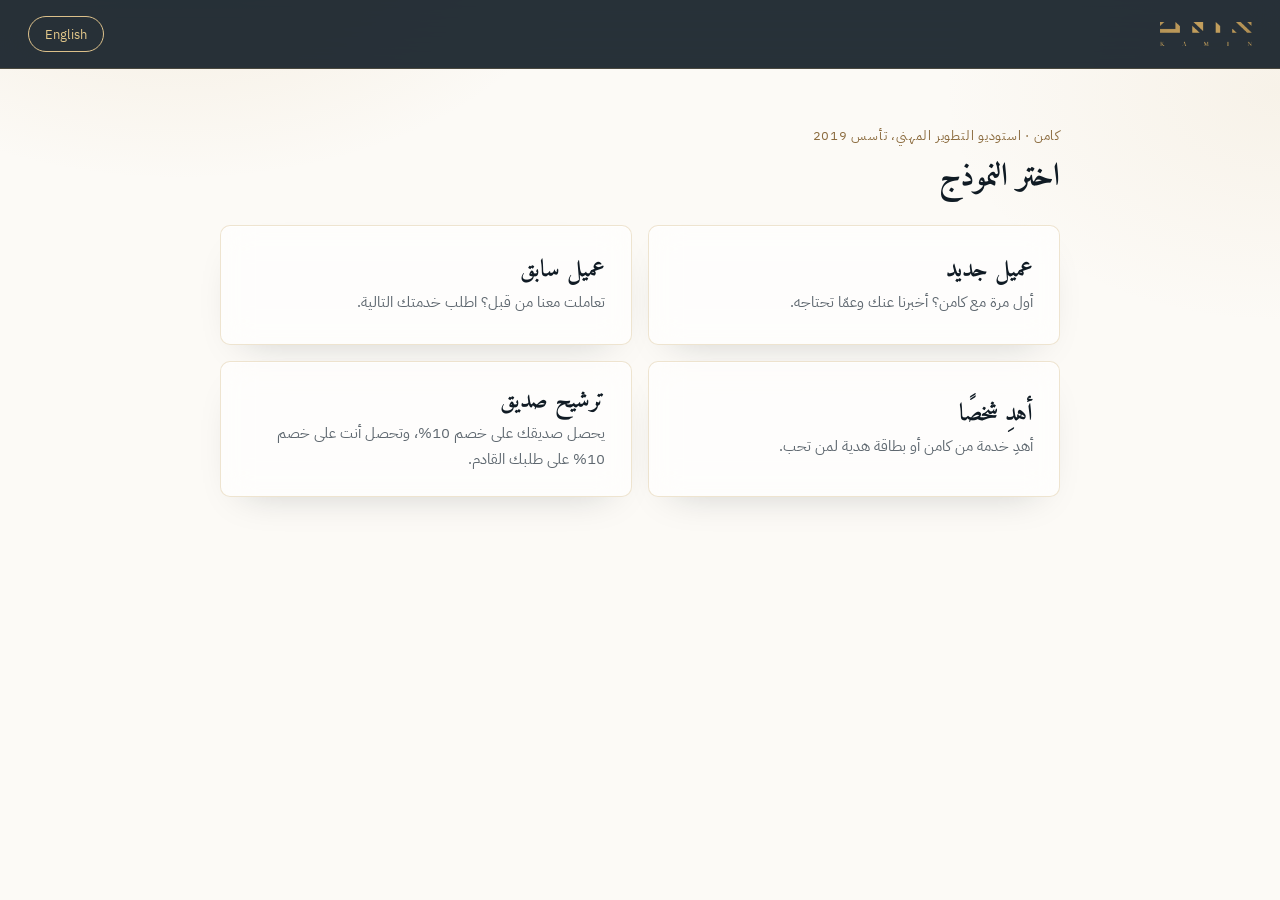
<file: forms/index.html>
<!DOCTYPE html>
<html lang="ar" dir="rtl">
<head>
<meta charset="UTF-8">
<meta name="viewport" content="width=device-width, initial-scale=1.0">
<title>اختر النموذج | Choose a Form | Kamin</title>
<meta name="description" content="عميل جديد، عميل سابق، إهداء، أو ترشيح صديق. New client, returning client, gift or referral.">
<meta property="og:title" content="اختر النموذج | Choose a Form | Kamin">
<meta property="og:type" content="website">
<meta property="og:site_name" content="Kamin">

<!--
  Kamin - forms page (Fatima's minutes, 2026-11-23): shown after "Begin the Journey".
  The website's order buttons link here as /forms/?lang=en|ar (INTAKE_URL); Vercel
  serves this file for /forms/ as a plain static index (no vercel.json rule needed).
  Four buttons, in Fatima's order, each passing the current language on.
  Tests: website/tests/forms-hub.mjs.
-->

<link rel="preconnect" href="https://fonts.googleapis.com">
<link rel="preconnect" href="https://fonts.gstatic.com" crossorigin>
<link href="https://fonts.googleapis.com/css2?family=Cormorant+Garamond:ital,wght@0,400;0,500;0,600;0,700;1,500&family=Jost:wght@300;400;500;600;700&family=Amiri:wght@400;700&family=IBM+Plex+Sans+Arabic:wght@300;400;500;600;700&display=swap" rel="stylesheet">

<style>
  :root{
    --navy:#101B24; --navy-1:#1B2530; --gold:#C6A15E; --gold-5:#8B6B3E;
    --cream:#FCFAF6; --gray-2:#C7CFD5; --gray-5:#7C858F; --gray-6:#5F6870;
    --font-ar-display:'Amiri', serif; --font-ar-body:'IBM Plex Sans Arabic', sans-serif;
    --font-en-display:'Cormorant Garamond', serif; --font-en-body:'Jost', sans-serif;
  }
  *{box-sizing:border-box;}
  html{ -webkit-text-size-adjust:100%; text-size-adjust:100%; }
  body{ margin:0; background:var(--cream); color:var(--navy); font-family:var(--font-ar-body); line-height:1.7; position:relative; }
  body::before{
    content:''; position:fixed; inset:0; z-index:-1; pointer-events:none;
    background:
      radial-gradient(680px 420px at 14% -8%, rgba(198,161,94,.16), transparent 60%),
      radial-gradient(520px 360px at 100% 10%, rgba(198,161,94,.09), transparent 65%),
      var(--cream);
  }
  html[lang="en"] body{ font-family:var(--font-en-body); }
  h1{ font-family:var(--font-ar-display); font-weight:700; font-size:32px; margin:0 0 28px; line-height:1.25; }
  html[lang="en"] h1, html[lang="en"] .choice-title{ font-family:var(--font-en-display); font-weight:600; }

  .nav{ position:sticky; top:0; z-index:50; background:rgba(16,27,36,.9); backdrop-filter:blur(16px); -webkit-backdrop-filter:blur(16px);
    border-bottom:1px solid rgba(198,161,94,.22); padding:16px 28px; display:flex; align-items:center; justify-content:space-between; }
  .langbtn{ background:transparent; border:1px solid #DCC08A; color:#E3C88A; border-radius:20px; padding:6px 16px; font-size:13px; cursor:pointer; font-family:inherit; min-height:36px; }
  .langbtn:hover{ background:rgba(198,161,94,.12); }

  .wrap{ max-width:880px; margin:0 auto; padding:56px 20px 100px; }
  .kicker{ color:var(--gold-5); font-size:13px; letter-spacing:.06em; margin:0 0 10px; }

  .choices{ display:grid; grid-template-columns:1fr 1fr; gap:16px; }
  a.form-choice{ display:flex; flex-direction:column; justify-content:center; gap:4px; min-height:120px; padding:24px 26px;
    background:rgba(255,255,255,.62); backdrop-filter:blur(16px); -webkit-backdrop-filter:blur(16px);
    border:1px solid rgba(198,161,94,.28); border-radius:10px; color:var(--navy); text-decoration:none;
    box-shadow:0 1px 0 rgba(255,255,255,.6) inset, 0 16px 40px -24px rgba(16,27,36,.25);
    transition:border-color .15s ease, transform .15s ease; }
  a.form-choice:hover{ border-color:var(--gold); transform:translateY(-1px); }
  a.form-choice:focus-visible{ outline:2px solid var(--gold); outline-offset:3px; }
  .choice-title{ font-family:var(--font-ar-display); font-weight:700; font-size:24px; line-height:1.3; }
  .choice-desc{ color:var(--gray-6); font-size:15px; }

  [data-en]{ display:none; }
  html[lang="en"] [data-ar]{ display:none; }
  html[lang="en"] [data-en]{ display:inline; }

  @media (max-width: 640px){
    .wrap{ padding:36px calc(16px + env(safe-area-inset-right)) 80px calc(16px + env(safe-area-inset-left)); }
    h1{ font-size:26px; margin-bottom:22px; }
    .choices{ grid-template-columns:1fr; gap:12px; }
    a.form-choice{ min-height:96px; padding:20px; }
    .choice-title{ font-size:22px; }
  }
  @media (prefers-reduced-motion: reduce){
    *{ animation-duration:.01ms !important; transition-duration:.01ms !important; }
  }
</style>
<link rel="icon" href="/favicon.ico" sizes="48x48">
<link rel="icon" type="image/png" sizes="32x32" href="/assets/icons/favicon-32.png">
<link rel="apple-touch-icon" href="/assets/icons/apple-touch-icon.png">
<link rel="manifest" href="/site.webmanifest">
<meta name="theme-color" content="#101B24">
</head>
<body>

<nav class="nav">
  <a class="word" href="/" data-home-link="1" style="display:inline-flex; text-decoration:none;"><img src="../assets/kamin-logo-mark.png" alt="Kamin" style="height:24px; width:auto; display:block;"></a>
  <button class="langbtn" id="langToggle" type="button" onclick="toggleLang()">English</button>
</nav>

<main class="wrap">
  <p class="kicker" data-ar>كامن &middot; استوديو التطوير المهني، تأسس 2019</p>
  <p class="kicker" data-en>Kamin &middot; premium career advancement studio, est. 2019</p>
  <h1><span data-ar>اختر النموذج</span><span data-en>Choose a form</span></h1>

  <nav class="choices" aria-label="Forms">
    <a class="form-choice" data-form="new-client-form.html" href="new-client-form.html">
      <span class="choice-title"><span data-en>New Client</span><span data-ar>عميل جديد</span></span>
      <span class="choice-desc"><span data-en>First time with Kamin? Tell us about you and what you need.</span><span data-ar>أول مرة مع كامن؟ أخبرنا عنك وعمّا تحتاجه.</span></span>
    </a>
    <a class="form-choice" data-form="returning-client-form.html" href="returning-client-form.html">
      <span class="choice-title"><span data-en>Returning Client</span><span data-ar>عميل سابق</span></span>
      <span class="choice-desc"><span data-en>Worked with us before? Request your next service.</span><span data-ar>تعاملت معنا من قبل؟ اطلب خدمتك التالية.</span></span>
    </a>
    <a class="form-choice" data-form="gift-form.html" href="gift-form.html">
      <span class="choice-title"><span data-en>Gift Someone</span><span data-ar>أهدِ شخصًا</span></span>
      <span class="choice-desc"><span data-en>Give a Kamin service or gift card to someone you care about.</span><span data-ar>أهدِ خدمة من كامن أو بطاقة هدية لمن تحب.</span></span>
    </a>
    <a class="form-choice" data-form="refer-a-friend-form.html" href="refer-a-friend-form.html">
      <span class="choice-title"><span data-en>Refer a Friend</span><span data-ar>ترشيح صديق</span></span>
      <span class="choice-desc"><span data-en>Your friend gets 10% off, and you get 10% off your next order.</span><span data-ar>يحصل صديقك على خصم 10%، وتحصل أنت على خصم 10% على طلبك القادم.</span></span>
    </a>
  </nav>
</main>

<script src="../assets/kamin-lang.js"></script>
<script>
  function applyLang(lang){
    document.documentElement.lang = lang;
    document.documentElement.dir = lang === 'ar' ? 'rtl' : 'ltr';
    document.getElementById('langToggle').textContent = lang === 'ar' ? 'English' : 'العربية';
    document.querySelectorAll('a.form-choice').forEach(function(a){
      a.setAttribute('href', a.getAttribute('data-form') + '?lang=' + lang);
    });
  }
  function toggleLang(){ applyLang(document.documentElement.lang === 'ar' ? 'en' : 'ar'); kaminRememberLang(document.documentElement.lang); }
  applyLang(kaminStartLang('ar'));
</script>
</body>
</html>
</file>
